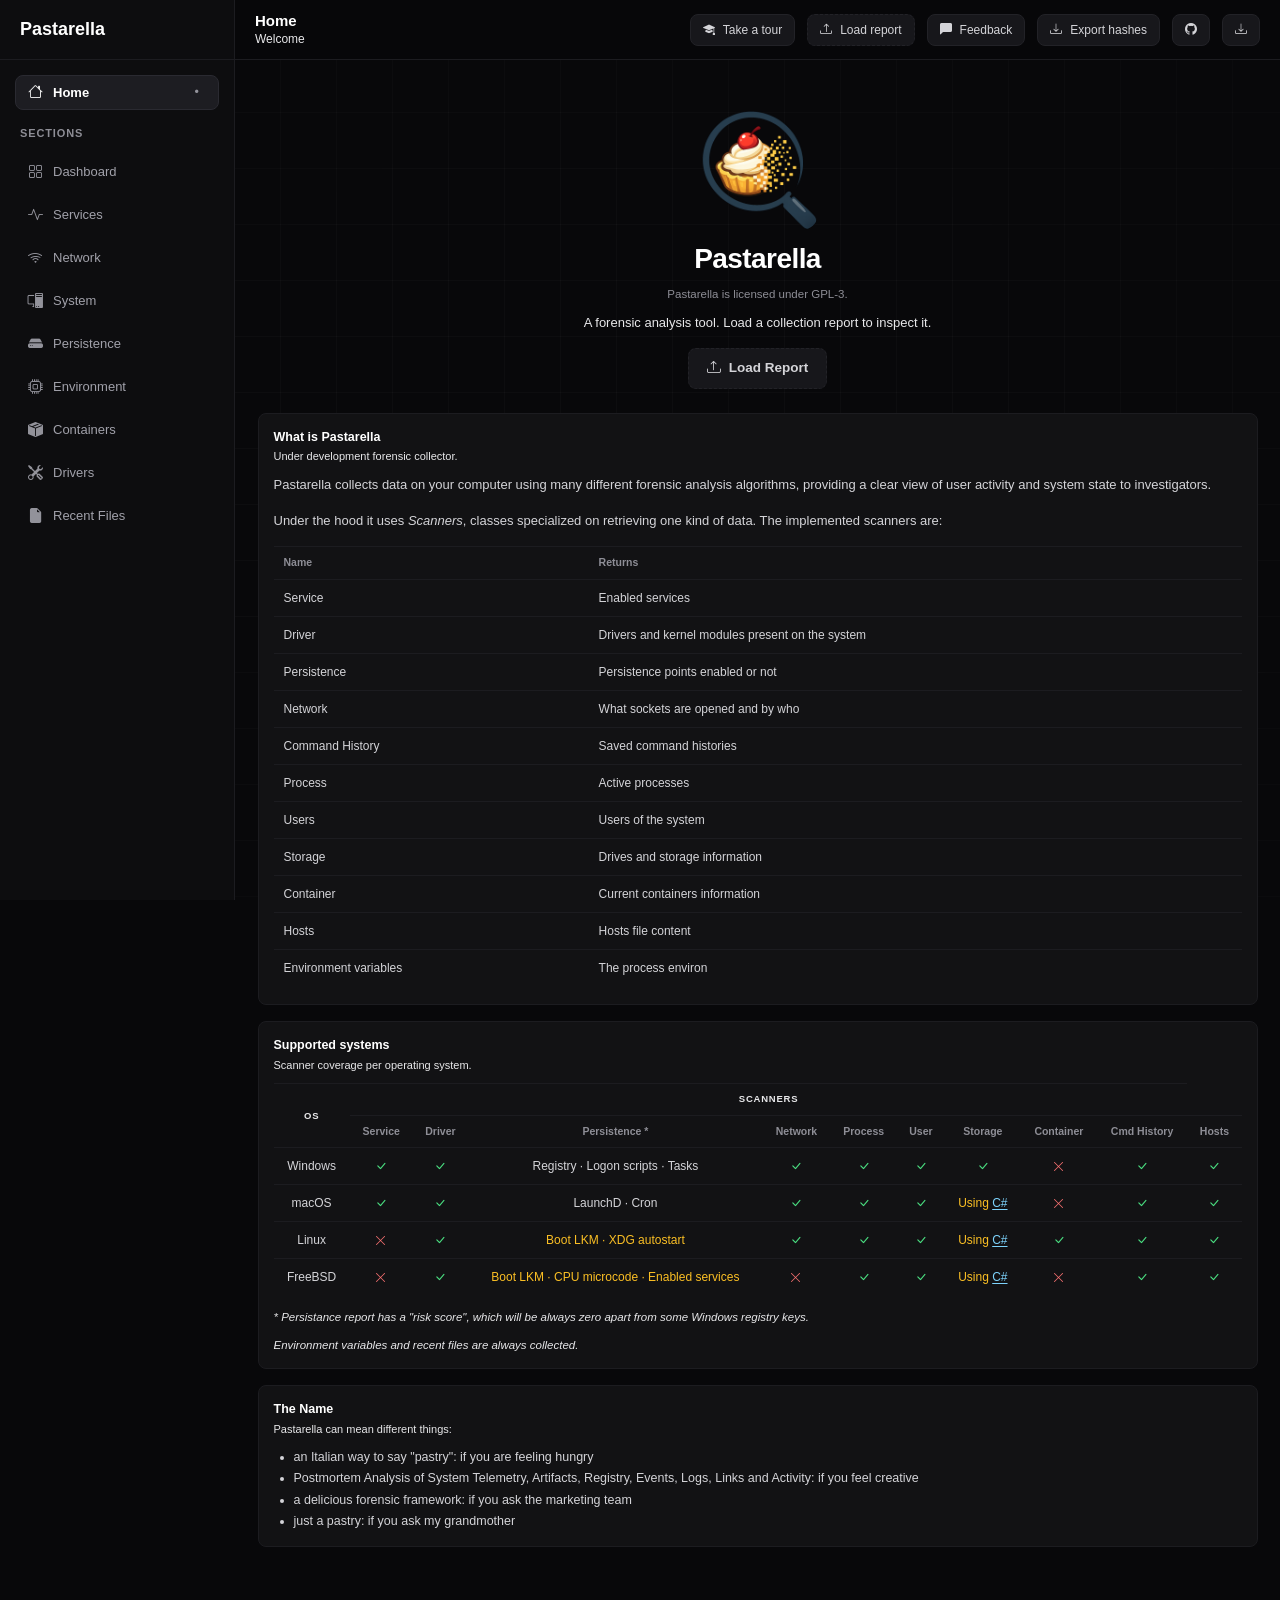
<file: web/index.html>
<!doctype html>
<html lang="en">

<head>
    <meta charset="utf-8" />
    <meta name="viewport" content="width=device-width, initial-scale=1" />

    <title>Pastarella — Analyzer</title>

    <link href="https://cdn.jsdelivr.net/npm/bootstrap@5.3.8/dist/css/bootstrap.min.css" rel="stylesheet"
        integrity="sha384-sRIl4kxILFvY47J16cr9ZwB07vP4J8+LH7qKQnuqkuIAvNWLzeN8tE5YBujZqJLB" crossorigin="anonymous" />
    <link rel="stylesheet" href="https://cdn.jsdelivr.net/npm/bootstrap-icons@1.11.3/font/bootstrap-icons.min.css" />

    <link rel="stylesheet" href="./css/variables.css" />
    <link rel="stylesheet" href="./css/base.css" />
    <link rel="stylesheet" href="./css/sidebar.css" />
    <link rel="stylesheet" href="./css/topbar.css" />
    <link rel="stylesheet" href="./css/content.css" />
    <link rel="stylesheet" href="./css/cards.css" />
    <link rel="stylesheet" href="./css/panels.css" />
    <link rel="stylesheet" href="./css/table.css" />
    <link rel="stylesheet" href="./css/home.css" />
    <link rel="stylesheet" href="./css/responsive.css" />
    <link rel="stylesheet" href="./css/tour.css" />
    <link rel="stylesheet" href="./css/report-shockwave.css" />
</head>

<body>
    <div class="app">
        <aside class="sidebar">
            <div class="brand">
                <div class="brand-text">
                    <div class="brand-name">Pastarella</div>
                </div>
            </div>

            <nav class="side-nav home-nav">
                <a href="#" class="side-link" data-page="home" onclick="loadSection('home')">
                    <i class="bi bi-house"></i>
                    <span>Home</span>
                    <i class="bi bi-dot active-dot ms-auto" style="visibility: hidden"></i>
                </a>
            </nav>

            <div class="sections-label">Sections</div>
            <nav class="side-nav">
                <a href="#" class="side-link" data-page="dashboard" onclick="loadSection('dashboard')">
                    <i class="bi bi-grid"></i>
                    <span>Dashboard</span>
                    <i class="bi bi-dot active-dot ms-auto" style="visibility: hidden;"></i>
                </a>

                <!-- services -->
                <a href="#" class="side-link" data-page="services" onclick="loadSection('services')">
                    <i class="bi bi-activity"></i>
                    <span>Services</span>
                    <i class="bi bi-dot active-dot ms-auto" style="visibility: hidden"></i>
                </a>

                <!-- open ports, hosts -->
                <a href="#" class="side-link" data-page="network" onclick="loadSection('network')">
                    <i class="bi bi-wifi"></i>
                    <span>Network</span>
                    <i class="bi bi-dot active-dot ms-auto" style="visibility: hidden"></i>
                </a>

                <!-- system: processes, users, storage -->
                <a href="#" class="side-link" data-page="system" onclick="loadSection('system')">
                    <i class="bi bi-pc-display"></i>
                    <span>System</span>
                    <i class="bi bi-dot active-dot ms-auto" style="visibility: hidden"></i>
                </a>

                <!-- persistence -->
                <a href="#" class="side-link" data-page="persistence" onclick="loadSection('persistence')">
                    <i class="bi bi-hdd-fill"></i>
                    <span>Persistence</span>
                    <i class="bi bi-dot active-dot ms-auto" style="visibility: hidden"></i>
                </a>

                <!-- environment variables, history -->
                <a href="#" class="side-link" data-page="environment" onclick="loadSection('environment')">
                    <i class="bi bi-cpu"></i>
                    <span>Environment</span>
                    <i class="bi bi-dot active-dot ms-auto" style="visibility: hidden"></i>
                </a>

                <!-- containers -->
                <a href="#" class="side-link" data-page="containers" onclick="loadSection('containers')">
                    <i class="bi bi-box-seam-fill"></i>
                    <span>Containers</span>
                    <i class="bi bi-dot active-dot ms-auto" style="visibility: hidden"></i>
                </a>

                <!-- drivers -->
                <a href="#" class="side-link" data-page="drivers" onclick="loadSection('drivers')">
                    <i class="bi bi-tools"></i>
                    <span>Drivers</span>
                    <i class="bi bi-dot active-dot ms-auto" style="visibility: hidden"></i>
                </a>

                <!-- recent files -->
                <a href="#" class="side-link" data-page="recentFiles" onclick="loadSection('recentFiles')">
                    <i class="bi bi-file-earmark-fill"></i>
                    <span>Recent Files</span>
                    <i class="bi bi-dot active-dot ms-auto" style="visibility: hidden"></i>
                </a>
            </nav>
        </aside>

        <div class="main-col">
            <header class="topbar">
                <div class="topbar-left">
                    <div class="topbar-title" id="topbarTitle">Home</div>
                    <div class="topbar-sub" id="topbarSub">Welcome</div>
                </div>
                <div class="topbar-right">
                    <button class="btn-navbar" type="button" data-action="take-a-tour">
                        <i class="bi bi-mortarboard-fill"></i> Take a tour
                    </button>
                    <button class="btn-navbar" type="button" data-action="load-report">
                        <i class="bi bi-upload"></i> Load report
                    </button>
                    <button class="btn-navbar" type="button" data-bs-toggle="modal" data-bs-target="#feedbackModal">
                        <i class="bi bi-chat-left-fill"></i> Feedback
                    </button>
                    <button class="btn-navbar" type="button" onclick="exportHashes()">
                        <i class="bi bi-download"></i> Export hashes
                    </button>
                    <a class="btn-navbar" href="https://github.com/xEcho1337/Pastarella" target="_blank"
                        rel="noopener noreferrer" title="GitHub" aria-label="GitHub"><i class="bi bi-github"></i></a>
                    <a class="btn-navbar" href="https://github.com/xEcho1337/Pastarella/releases" target="_blank"
                        rel="noopener noreferrer" title="Download latest release"
                        aria-label="Download latest release"><i class="bi bi-download"></i></a>
                </div>
            </header>

            <main class="content">
                <div class="content-inner" id="pageContent">
                    <!-- here there are sections loaded by Router -->
                </div>
            </main>
        </div>
    </div>

    <!-- Feedback modal (ported from the old site) -->
    <div class="modal fade" id="feedbackModal" tabindex="-1" aria-labelledby="feedbackModalLabel" aria-hidden="true">
        <div class="modal-dialog">
            <div class="modal-content dark-modal">
                <div class="modal-header">
                    <h1 class="modal-title fs-5" id="feedbackModalLabel">
                        Send feedback
                    </h1>
                    <button type="button" class="btn-close btn-close-white" data-bs-dismiss="modal"
                        aria-label="Close"></button>
                </div>
                <div class="modal-body">
                    <div class="mb-3">
                        <label for="feedbackSubject" class="form-label">Subject</label>
                        <input type="text" class="form-control dark-input" id="feedbackSubject"
                            placeholder="Report title" />
                    </div>
                    <div class="mb-3">
                        <label for="feedbackMessage" class="form-label">Message</label>
                        <textarea class="form-control dark-input" id="feedbackMessage" rows="6"></textarea>
                    </div>
                </div>
                <div class="modal-footer">
                    <button type="button" class="btn-refresh" data-bs-dismiss="modal">
                        Close
                    </button>
                    <button type="button" class="btn-refresh" id="sendFeedbackBtn">
                        Send
                    </button>
                </div>
            </div>
        </div>
    </div>

    <!-- Shared markup templates (vanilla): cloned by js/components.js, never rendered directly -->
    <template id="tpl-page-head">
        <div class="page-head">
            <div>
                <h1 class="page-title"></h1>
                <p class="page-sub"></p>
            </div>
        </div>
    </template>

    <template id="tpl-empty-state">
        <div class="page-head">
            <div>
                <h1 class="page-title"></h1>
                <p class="page-sub"></p>
            </div>
        </div>
        <div class="empty-report">
            <div class="empty-report-icon">
                <i class="bi bi-file-earmark-arrow-up"></i>
            </div>
            <div class="empty-report-title">No report loaded</div>
            <div class="empty-report-text">Load an AnalysisReport JSON to inspect this section</div>
            <button class="btn-navbar" type="button" data-action="load-report">
                <i class="bi bi-upload"></i> Load report
            </button>
        </div>
    </template>

    <script src="https://cdn.jsdelivr.net/npm/bootstrap@5.3.8/dist/js/bootstrap.bundle.min.js"
        integrity="sha384-FKyoEForCGlyvwx9Hj09JcYn3nv7wiPVlz7YYwJrWVcXK/BmnVDxM+D2scQbITxI"
        crossorigin="anonymous"></script>

    <script type="module" src="./js/collapse.js"></script>
    <script type="module" src="./js/column-resize.js"></script>
    <script type="module" src="./js/export-hashes.js"></script>
    <script type="module" src="./js/feedback.js"></script>
    <script type="module" src="./js/pager.js"></script>
    <script type="module" src="./js/pastarella-report.js"></script>
    <script type="module" src="./js/section-renderers.js"></script>
    <script type="module" src="./js/table-search.js"></script>

    <script type="module" src="./js/dashboard.js"></script>
    <script type="module" src="./js/home.js"></script>
    <script type="module" src="./js/tour.js"></script>

    <script type="module" src="./js/Router.js"></script>
</body>

</html>
</file>
<file: web/css/variables.css>
:root {
    --bg: #08080a;
    --topbar-h: 60px;

    --sidebar-bg: #0d0d0f;

    --panel: #121214;
    --panel-2: #141417;

    --border: #222227;
    --border-soft: #1c1c20;

    --text: #ffffff;
    --muted: #e8e8ea;
    --muted-2: #8e8e96;

    --green-text: #4ade80;
    --green-bg: rgba(34, 197, 94, 0.12);
    --green-border: rgba(34, 197, 94, 0.35);

    --red-text: #f87171;
    --red-bg: rgba(248, 113, 113, 0.12);
    --red-border: rgba(248, 113, 113, 0.35);

    --amber-text: #fbbf24;
    --amber-bg: rgba(251, 191, 36, 0.12);
    --amber-border: rgba(251, 191, 36, 0.35);
}
</file>
<file: web/css/base.css>
* {
    box-sizing: border-box;
}

html,
body {
    margin: 0;
    padding: 0;
    min-height: 100vh;
    background: var(--bg);
    color: var(--text);
    font-family:
        -apple-system, BlinkMacSystemFont, "Inter", "Segoe UI", Roboto,
        Helvetica, Arial, sans-serif;
    font-size: 15px;
}

/* Faint background grid */
body::before {
    content: "";
    position: fixed;
    inset: 0;
    pointer-events: none;
    background-image:
        linear-gradient(rgba(255, 255, 255, 0.025) 1px, transparent 1px),
        linear-gradient(90deg, rgba(255, 255, 255, 0.025) 1px, transparent 1px);
    background-size: 56px 56px;
    mask-image: radial-gradient(
        ellipse at center,
        black 40%,
        rgba(0, 0, 0, 0.6) 100%
    );
}

.app {
    display: flex;
    position: relative;
    z-index: 1;
    min-height: 100vh;
}

/* Load Report buttons: dashed border everywhere */
.btn-refresh[data-action="load-report"],
.btn-navbar[data-action="load-report"] {
    border-style: dashed;
}

/* Dark Bootstrap modal (feedback) */
.dark-modal {
    background: var(--panel);
    border: 1px solid var(--border);
    color: var(--text);
}

.dark-modal .modal-header,
.dark-modal .modal-footer {
    border-color: var(--border-soft);
}

.dark-input {
    background: #0d0d0f;
    border: 1px solid var(--border);
    color: var(--text);
}

.dark-input:focus {
    background: #0d0d0f;
    border-color: #3f3f46;
    color: #fff;
    box-shadow: none;
}

.dark-input::placeholder {
    color: var(--muted-2);
}
</file>
<file: web/css/sidebar.css>
.sidebar {
    display: flex;
    flex-direction: column;
    position: sticky;
    top: 0;
    width: 235px;
    min-width: 215px;
    height: 100vh;
    padding: 0 12px 14px 12px;
    background: var(--sidebar-bg);
    border-right: 1px solid var(--border-soft);
}

/* Sidebar header: same height as topbar to align borders */
.brand {
    display: flex;
    align-items: center;
    gap: 10px;
    height: var(--topbar-h);
    min-height: var(--topbar-h);
    margin: 0 -12px 12px -12px;
    padding: 0 20px;
    border-bottom: 1px solid var(--border-soft);
}

.brand-icon {
    display: flex;
    align-items: center;
    justify-content: center;
    width: 28px;
    height: 28px;
    border-radius: 7px;
    background: #1a1a1e;
    border: 1px solid var(--border);
    font-size: 14px;
    color: #d4d4d8;
}

.brand-name {
    font-size: 18px;
    font-weight: 700;
    line-height: 1.1;
}

.brand-sub {
    font-size: 10px;
    color: var(--muted);
}

.sections-label {
    margin-bottom: 10px;
    padding: 0 8px;
    font-size: 11px;
    font-weight: 700;
    text-transform: uppercase;
    letter-spacing: 0.08em;
    color: var(--muted-2);
}

.side-nav {
    display: flex;
    flex-direction: column;
    gap: 2px;
}

.home-nav {
    margin-bottom: 12px;
}

.side-link {
    display: flex;
    align-items: center;
    gap: 10px;
    padding: 8px 12px;
    margin: 3px;
    border: 1px solid transparent;
    border-radius: 8px;
    font-size: 13px;
    height: 35px;
    color: #a1a1aa;
    text-decoration: none;
}

.side-link i {
    font-size: 15px;
    opacity: 0.9;
}

.side-link:hover {
    background: #17171a;
    color: #e4e4e7;
}

.side-link.active {
    background: #1d1d22;
    border-color: #2a2a31;
    font-weight: 600;
    color: #fff;
}

.active-dot {
    font-size: 18px !important;
    color: #a1a1aa;
}

.restricted-box {
    margin: 8px 2px 2px 2px;
    padding: 11px 12px;
    background: #131316;
    border: 1px solid var(--border-soft);
    border-radius: 8px;
}

.restricted-title {
    margin-bottom: 4px;
    font-size: 11px;
    font-weight: 700;
}

.restricted-text {
    font-size: 10.5px;
    line-height: 1.45;
    color: var(--muted);
}
</file>
<file: web/css/topbar.css>
.main-col {
    display: flex;
    flex-direction: column;
    flex: 1;
    min-width: 0;
}

.topbar {
    display: flex;
    align-items: center;
    justify-content: space-between;
    position: sticky;
    top: 0;
    z-index: 10;
    height: var(--topbar-h);
    min-height: var(--topbar-h);
    padding: 0 20px;
    background: rgba(8, 8, 10, 0.85);
    backdrop-filter: blur(6px);
    border-bottom: 1px solid var(--border-soft);
}

.topbar-title {
    font-size: 15px;
    font-weight: 700;
    line-height: 1.2;
}

.topbar-sub {
    font-size: 12px;
    color: var(--muted);
}

.topbar-right {
    display: flex;
    align-items: center;
    gap: 12px;
}

.session-pill {
    display: inline-flex;
    align-items: center;
    gap: 6px;
    padding: 4px 10px;
    background: #111114;
    border: 1px solid var(--border-soft);
    border-radius: 999px;
    font-size: 10.5px;
    color: #a1a1aa;
}

.green-dot {
    display: inline-block;
    width: 6px;
    height: 6px;
    border-radius: 50%;
    background: #22c55e;
    box-shadow: 0 0 6px rgba(34, 197, 94, 0.9);
}

.admin-name {
    font-size: 11.5px;
    font-weight: 700;
}

.btn-navbar {
    display: inline-flex;
    align-items: center;
    gap: 8px;
    padding: 6px 12px;
    background: #17171b;
    border: 1px solid var(--border);
    border-radius: 8px;
    font-size: 12px;
    color: #d4d4d8;
    cursor: pointer;
}

.btn-navbar:hover {
    background: #1e1e24;
}

a.btn-navbar {
    text-decoration: none;
}
</file>
<file: web/css/content.css>
.content {
    display: flex;
    justify-content: center;
    padding: 22px 20px 40px 20px;
}

.content-inner {
    width: 100%;
    max-width: 1000px;
}

.page-head {
    display: flex;
    align-items: flex-start;
    justify-content: space-between;
    margin-bottom: 14px;
}

.page-title {
    margin: 0;
    font-size: 16px;
    font-weight: 700;
}

.page-sub {
    margin: 3px 0 0 0;
    font-size: 13px;
    color: var(--muted);
}

.btn-refresh,
.btn-viewall {
    padding: 8px 16px;
    background: #17171b;
    border: 1px solid var(--border);
    border-radius: 8px;
    font-size: 13px;
    font-weight: 600;
    color: #d4d4d8;
    white-space: nowrap;
    cursor: pointer;
}

.btn-refresh:hover,
.btn-viewall:hover {
    background: #202027;
}

.btn-refresh.loading {
    opacity: 0.6;
    pointer-events: none;
}

/* Empty state shown when no report is loaded yet */
.empty-report {
    display: flex;
    flex-direction: column;
    align-items: center;
    justify-content: center;
    gap: 12px;
    min-height: 320px;
    padding: 48px 24px;
    background: var(--panel);
    border: 1px dashed var(--border);
    border-radius: 8px;
    text-align: center;
}

.empty-report-icon {
    font-size: 44px;
    color: var(--muted-2);
}

.empty-report-title {
    font-size: 16px;
    font-weight: 700;
}

.empty-report-text {
    max-width: 420px;
    font-size: 13px;
    color: var(--muted);
}
</file>
<file: web/css/cards.css>
.stats-grid {
    display: grid;
    grid-template-columns: repeat(4, 1fr);
    gap: 12px;
    margin-bottom: 12px;
}

.stat-card {
    min-height: 88px;
    padding: 12px 13px;
    background: var(--panel);
    border: 1px solid var(--border-soft);
    border-radius: 8px;
}

.stat-top {
    display: flex;
    align-items: center;
    justify-content: space-between;
    margin-bottom: 6px;
}

.stat-label {
    font-size: 10.5px;
    color: var(--muted);
    white-space: nowrap;
    overflow: hidden;
    text-overflow: ellipsis;
}

.stat-top i {
    font-size: 12px;
    color: var(--muted-2);
}

.stat-value {
    font-size: 20px;
    font-weight: 800;
    line-height: 1.1;
    letter-spacing: -0.02em;
}

.stat-sub {
    margin-top: 3px;
    font-size: 10px;
    color: var(--muted-2);
}
</file>
<file: web/css/panels.css>
.mid-grid {
    display: grid;
    grid-template-columns: 1.65fr 1fr;
    gap: 12px;
    margin-bottom: 12px;
}

.panel {
    padding: 14px 15px;
    background: var(--panel);
    border: 1px solid var(--border-soft);
    border-radius: 8px;
}

.panel-title {
    font-size: 12.5px;
    font-weight: 700;
}

.panel-sub {
    margin-top: 2px;
    margin-bottom: 10px;
    font-size: 11px;
    color: var(--muted);
}

/* Per-card collapse toggle: quiet ghost button, icon only */
.btn-collapse {
    display: inline-flex;
    align-items: center;
    justify-content: center;
    width: 26px;
    height: 26px;
    padding: 0;
    background: transparent;
    border: 1px solid transparent;
    border-radius: 6px;
    font-size: 13px;
    color: var(--muted-2);
    cursor: pointer;
    transition:
        background 0.15s,
        color 0.15s,
        border-color 0.15s;
}

.btn-collapse:hover {
    background: #1e1e24;
    border-color: var(--border);
    color: #e4e4e7;
}

.recent-actions {
    display: flex;
    align-items: center;
    gap: 8px;
}

/* Collapsed table card: keep the header row only */
.panel.collapsed > :not(.recent-head) {
    display: none;
}

.panel.collapsed > .recent-head {
    margin-bottom: 0;
}

.chart-wrap {
    display: flex;
    flex-direction: column;
    justify-content: flex-end;
    min-height: 172px;
}

.chart-bars {
    display: flex;
    align-items: flex-end;
    gap: 7px;
    height: 132px;
    padding-bottom: 0;
    border-bottom: 1px solid var(--border-soft);
}

.bar-col {
    display: flex;
    flex-direction: column;
    justify-content: flex-end;
    align-items: center;
    flex: 1;
    height: 100%;
}

.bar {
    width: 100%;
    max-width: 22px;
    min-height: 2px;
    background: #232329;
    border-radius: 2px 2px 0 0;
}

.bar.has-value {
    background: #3f3f46;
}

.chart-labels {
    display: flex;
    gap: 7px;
    padding-top: 6px;
}

.chart-labels span {
    flex: 1;
    font-size: 8px;
    text-align: center;
    white-space: nowrap;
    color: var(--muted-2);
}

.status-rows {
    display: flex;
    flex-direction: column;
}

.status-row {
    display: flex;
    align-items: center;
    justify-content: space-between;
    gap: 10px;
    padding: 9px 0;
    border-bottom: 1px solid var(--border-soft);
    font-size: 11.5px;
}

.status-row span {
    color: var(--muted);
}

.status-row strong {
    font-size: 11.5px;
    font-weight: 700;
}

.mono {
    font-family: ui-monospace, SFMono-Regular, Menlo, Consolas, monospace;
    font-size: 11px;
}

.manage-link {
    display: inline-flex;
    align-items: center;
    gap: 6px;
    margin-top: 10px;
    font-size: 11.5px;
    font-weight: 700;
    color: #e4e4e7;
    text-decoration: none;
}

.manage-link:hover {
    color: #fff;
}
</file>
<file: web/css/table.css>
.recent-panel {
    padding-bottom: 8px;
}

/* Stacked table cards need breathing room */
.recent-panel + .recent-panel {
    margin-top: 12px;
}

.recent-head {
    display: flex;
    align-items: center;
    justify-content: space-between;
    margin-bottom: 8px;
}

.recent-head .panel-sub {
    margin-bottom: 0;
}

/* Dark thin scrollbars for wide tables (Firefox + WebKit) */
.table-responsive {
    padding-bottom: 4px;
    scrollbar-width: thin;
    scrollbar-color: #2e2e35 transparent;
}

.table-responsive::-webkit-scrollbar {
    height: 8px;
    width: 8px;
}

.table-responsive::-webkit-scrollbar-track {
    background: transparent;
}

.table-responsive::-webkit-scrollbar-thumb {
    background: #2e2e35;
    border-radius: 999px;
}

.table-responsive::-webkit-scrollbar-thumb:hover {
    background: #3f3f46;
}

.table-responsive::-webkit-scrollbar-corner {
    background: transparent;
}

/* Sort indicator appended to the active header */
.sort-ind {
    margin-left: 6px;
    font-size: 9px;
    color: var(--muted);
    white-space: nowrap;
}

/* Per-card search: filters the full dataset (every pager page) */
.table-search {
    display: flex;
    align-items: center;
    gap: 8px;
    margin: 10px 0 2px 0;
}

/* Inside the card header: fill the space between title and actions */
.recent-head .table-search {
    flex: 1;
    min-width: 0;
    margin: 0 16px;
    align-self: center;
}

.recent-head > div:first-child,
.recent-head .recent-actions {
    flex: none;
}

.table-search-icon {
    flex: none;
    font-size: 12px;
    color: var(--muted-2);
}

.table-search-input {
    flex: 1;
    min-width: 0;
    padding: 6px 10px;
    background: #17171b;
    border: 1px solid var(--border);
    border-radius: 6px;
    font-size: 12px;
    color: #e4e4e7;
}

.table-search-input::placeholder {
    color: var(--muted-2);
}

.table-search-input:focus {
    outline: none;
    border-color: #3f3f46;
}

.table-search-select {
    flex: none;
    max-width: 180px;
    padding: 6px 6px;
    background: #17171b;
    border: 1px solid var(--border);
    border-radius: 6px;
    font-size: 11px;
    color: #d4d4d8;
    cursor: pointer;
}

.table-search-clear {
    flex: none;
    width: 26px;
    height: 26px;
    padding: 0;
    background: transparent;
    border: 1px solid transparent;
    border-radius: 6px;
    font-size: 14px;
    line-height: 1;
    color: var(--muted);
    cursor: pointer;
}

.table-search-clear:hover {
    background: #1e1e24;
    border-color: var(--border);
    color: #e4e4e7;
}

/* Empty result row (filter with no matches, or empty table) */
.dark-table tbody td.no-matches {
    padding: 16px 10px;
    border-bottom: none;
    text-align: center;
    font-size: 12px;
    color: var(--muted-2);
}

/* Pager bar under wide tables */
.pager-bar {
    display: flex;
    align-items: center;
    justify-content: space-between;
    gap: 12px;
    flex-wrap: wrap;
    padding: 10px 2px 2px 2px;
}

.pager-info {
    font-size: 11px;
    color: var(--muted-2);
}

.pager-controls {
    display: flex;
    align-items: center;
    gap: 4px;
}

.pager-btn {
    min-width: 26px;
    height: 26px;
    padding: 0 8px;
    background: transparent;
    border: 1px solid transparent;
    border-radius: 6px;
    font-size: 11px;
    color: var(--muted);
    cursor: pointer;
}

.pager-btn:hover:not(:disabled) {
    background: #1e1e24;
    border-color: var(--border);
    color: #e4e4e7;
}

.pager-btn.current {
    background: #1d1d22;
    border-color: #2a2a31;
    font-weight: 700;
    color: #fff;
}

.pager-btn:disabled {
    opacity: 0.35;
    cursor: default;
}

.pager-ellipsis {
    padding: 0 2px;
    font-size: 11px;
    color: var(--muted-2);
}

.pager-select {
    margin-left: 6px;
    padding: 4px 6px;
    background: #17171b;
    border: 1px solid var(--border);
    border-radius: 6px;
    font-size: 11px;
    color: #d4d4d8;
    cursor: pointer;
}

.dark-table {
    width: 100%;
    border-collapse: collapse;
    font-size: 12px;
}

.dark-table thead th {
    padding: 8px 10px;
    border-top: 1px solid var(--border-soft);
    border-bottom: 1px solid var(--border-soft);
    font-size: 10.5px;
    font-weight: 600;
    text-align: left;
    color: var(--muted-2);
    position: relative;
    overflow: visible;
}

/* Resizable columns: fixed layout only after the user drags (or on restore) */
.dark-table.resizable {
    table-layout: fixed;
    width: 100%;
}

.dark-table.resizable tbody td {
    overflow: hidden;
    text-overflow: ellipsis;
}

/* Invisible grip on the right edge of each header cell */
.col-grip {
    position: absolute;
    top: 0;
    right: -5px;
    width: 10px;
    height: 100%;
    cursor: col-resize;
    z-index: 2;
    touch-action: none;
}

.col-grip::after {
    content: "";
    position: absolute;
    top: 6px;
    bottom: 6px;
    left: 4px;
    width: 2px;
    border-radius: 2px;
    background: transparent;
    transition: background 0.15s;
}

.col-grip:hover::after {
    background: rgba(255, 255, 255, 0.25);
}

body.col-resizing,
body.col-resizing .col-grip {
    cursor: col-resize !important;
    user-select: none;
}

body.col-resizing .col-grip::after {
    background: rgba(255, 255, 255, 0.35);
}

/* Column reorder: grab cursor, drag ghost and drop indicators */
.dark-table thead th.reorderable {
    cursor: grab;
}

.dark-table thead th.col-dragging {
    opacity: 0.4;
}

.dark-table thead th.drop-before {
    box-shadow: inset 2px 0 0 rgba(255, 255, 255, 0.5);
}

.dark-table thead th.drop-after {
    box-shadow: inset -2px 0 0 rgba(255, 255, 255, 0.5);
}

.col-ghost {
    position: fixed;
    z-index: 100;
    pointer-events: none;
    padding: 8px 10px;
    background: #1d1d22;
    border: 1px solid var(--border);
    border-radius: 6px;
    font-size: 10.5px;
    font-weight: 600;
    white-space: nowrap;
    color: var(--muted);
    box-shadow: 0 8px 24px rgba(0, 0, 0, 0.5);
}

/* Right-click column menu: checkbox per column + Show all */
.col-menu {
    position: fixed;
    z-index: 200;
    min-width: 190px;
    max-width: 260px;
    max-height: 300px;
    overflow-y: auto;
    margin: 0;
    padding: 4px;
    background: #1d1d22;
    border: 1px solid var(--border);
    border-radius: 8px;
    box-shadow: 0 8px 24px rgba(0, 0, 0, 0.5);
    scrollbar-width: thin;
    scrollbar-color: #2e2e35 transparent;
}

.col-menu-item {
    display: flex;
    align-items: center;
    gap: 8px;
    margin: 0;
    padding: 6px 8px;
    border-radius: 6px;
    font-size: 12px;
    font-weight: 400;
    color: #d4d4d8;
    cursor: pointer;
    user-select: none;
}

.col-menu-item:hover {
    background: #26262c;
}

.col-menu-item input {
    margin: 0;
    accent-color: #7c9aff;
    cursor: pointer;
}

.col-menu-item.is-hidden span {
    color: var(--muted-2);
}

/* Last visible column cannot be hidden (nothing left to right-click) */
.col-menu-item:has(input:disabled) {
    opacity: 0.45;
    cursor: default;
}

.col-menu-sep {
    margin: 4px 2px;
    border-top: 1px solid var(--border-soft);
}

.col-menu-all {
    display: block;
    width: 100%;
    padding: 6px 8px;
    background: transparent;
    border: none;
    border-radius: 6px;
    font-size: 12px;
    font-weight: 600;
    text-align: left;
    color: #e4e4e7;
    cursor: pointer;
}

.col-menu-all:hover:not(:disabled) {
    background: #26262c;
}

.col-menu-all:disabled {
    opacity: 0.35;
    cursor: default;
}

body.col-reordering,
body.col-reordering .dark-table thead th {
    cursor: grabbing !important;
    user-select: none;
}

.dark-table tbody td {
    padding: 9px 10px;
    border-bottom: 1px solid var(--border-soft);
    vertical-align: middle;
    color: #d4d4d8;
}

.dark-table tbody tr:last-child td {
    border-bottom: none;
}

.dark-table tbody tr:hover td {
    background: rgba(255, 255, 255, 0.015);
}

.cell-date {
    font-size: 11.5px;
    white-space: nowrap;
}

.cell-ip {
    font-size: 11.5px;
}

/* Centered yes/no + signature icons */
.dark-table td.icon-cell {
    text-align: center;
}

.dark-table td.icon-cell i[title] {
    cursor: help;
}

.token-badge {
    padding: 2px 8px;
    background: #1e1e24;
    border: 1px solid #2b2b32;
    border-radius: 999px;
    font-size: 10px;
    font-weight: 700;
    color: #d4d4d8;
}

.cell-path {
    font-family: ui-monospace, SFMono-Regular, Menlo, Consolas, monospace;
    font-size: 11px;
    white-space: nowrap;
    color: #d4d4d8;
}

.status-badge {
    padding: 2px 8px;
    border: 1px solid;
    border-radius: 999px;
    font-family: ui-monospace, monospace;
    font-size: 10px;
    font-weight: 700;
}

.status-ok {
    background: var(--green-bg);
    border-color: var(--green-border);
    color: var(--green-text);
}

.status-err {
    background: var(--red-bg);
    border-color: var(--red-border);
    color: var(--red-text);
}

.status-warn {
    background: var(--amber-bg);
    border-color: var(--amber-border);
    color: var(--amber-text);
}
</file>
<file: web/css/home.css>
.home-hero {
    text-align: center;
    padding: 28px 16px 24px 16px;
}

.home-logo {
    width: 120px;
    height: 120px;
    object-fit: contain;
    border-radius: 16px;
}

.home-title {
    margin: 12px 0 0 0;
    font-size: 28px;
    font-weight: 800;
    letter-spacing: -0.02em;
}

.home-sub {
    margin: 10px 0 0 0;
    font-size: 13px;
    color: var(--muted);
}

.home-license {
    margin: 10px 0 0 0;
    font-size: 11.5px;
    color: var(--muted-2);
}

.home-actions {
    margin-top: 16px;
}

.home-load-btn {
    display: inline-flex;
    align-items: center;
    gap: 8px;
    padding: 9px 18px;
    font-size: 13.5px;
}

.home-report-line {
    margin: 12px 0 0 0;
    font-size: 12.5px;
    color: var(--muted);
}

.linklike {
    padding: 0;
    background: none;
    border: none;
    font-size: inherit;
    font-weight: 700;
    color: #e4e4e7;
    text-decoration: underline;
    cursor: pointer;
}

.linklike:hover {
    color: #fff;
}

.content-inner > .home-panel {
    margin-bottom: 16px;
}

.home-text {
    font-size: 13px;
    line-height: 1.6;
    color: #d4d4d8;
}

.home-note {
    margin: 10px 0 0 0;
    font-size: 11.5px;
    font-style: italic;
    color: var(--muted);
}

.home-list {
    margin: 0;
    padding-left: 20px;
    font-size: 12.5px;
    line-height: 1.7;
    color: #d4d4d8;
}

/* Coverage matrix: soft tints matching the dark theme */
.matrix-table {
    text-align: center;
}

.matrix-table thead th {
    text-align: center;
    vertical-align: middle;
}

/* Group row of the two-level head */
.matrix-table thead tr:first-child th {
    font-size: 9.5px;
    text-transform: uppercase;
    letter-spacing: 0.08em;
    color: var(--muted);
}

.matrix-table td.full {
    color: var(--green-text);
}

.matrix-table td.partial {
    color: var(--amber-text);
}

.matrix-table td.missing {
    color: var(--red-text);
}

.matrix-table a {
    color: #7dd3fc;
    text-decoration: underline;
    text-underline-offset: 2px;
}

.matrix-table a:hover {
    color: #bae6fd;
}
</file>
<file: web/css/responsive.css>
@media (max-width: 1100px) {
    .stats-grid {
        grid-template-columns: repeat(2, 1fr);
    }

    .mid-grid {
        grid-template-columns: 1fr;
    }
}

@media (max-width: 768px) {
    .sidebar {
        display: none;
    }

    .cell-path {
        white-space: normal;
        word-break: break-all;
    }

    /* Card header search drops to its own row on narrow screens */
    .recent-head {
        flex-wrap: wrap;
    }

    .recent-head .table-search {
        flex-basis: 100%;
        order: 3;
        margin: 8px 0 0 0;
    }
}
</file>
<file: web/css/tour.css>
.tour-overlay {
    position: fixed;
    inset: 0;
    background: rgba(0, 0, 0, 0.6);
    z-index: 1000;
}

.tour-highlight {
    position: relative;
    z-index: 1001 !important;
    outline: 2px solid #4ade80;
    outline-offset: 4px;
    border-radius: 8px;
    box-shadow: 0 0 0 4px rgba(74, 222, 128, 0.15);
}

.tour-popup {
    position: fixed;
    z-index: 1002;
    width: 300px;
    max-width: calc(100vw - 16px);
    padding: 14px 15px;
    background: var(--panel-2);
    border: 1px solid var(--border);
    border-radius: 8px;
    box-shadow: 0 12px 40px rgba(0, 0, 0, 0.6);
    color: var(--text);
}

.tour-popup h3 {
    margin: 0 0 4px;
    font-size: 13px;
    font-weight: 700;
}

.tour-popup p {
    margin: 0 0 10px;
    font-size: 12px;
    color: var(--muted);
}

.tour-meta {
    margin-bottom: 10px;
    font-size: 11px;
    color: var(--muted-2);
}

.tour-actions {
    display: flex;
    justify-content: space-between;
    gap: 8px;
}

.tour-actions .tour-next,
.tour-actions .tour-back,
.tour-actions .tour-close {
    padding: 6px 12px;
    background: #17171b;
    border: 1px solid var(--border);
    border-radius: 8px;
    font-size: 12px;
    color: #d4d4d8;
    cursor: pointer;
}

.tour-actions .tour-next:hover,
.tour-actions .tour-back:hover,
.tour-actions .tour-close:hover {
    background: #1e1e24;
}
</file>
<file: web/css/report-shockwave.css>
.shock-ring,
.shock-flash {
    position: fixed;
    inset: 0;
    pointer-events: none;
    overflow: clip;
    z-index: 2000;
}

.shock-ring::before {
    content: "";
    position: absolute;
    left: 50%;
    top: 50%;
    width: 120vmax;
    height: 120vmax;
    transform: translate(-50%, -50%) scale(0);
    border-radius: 50%;
    border: 3px solid rgba(255, 255, 255, 0.85);
    box-shadow:
        0 0 24px rgba(255, 255, 255, 0.35),
        inset 0 0 24px rgba(255, 255, 255, 0.25);
    opacity: 0.9;
    animation: shock-ring-expand 1s cubic-bezier(0.16, 0.84, 0.44, 1) forwards;
}

.shock-flash::before {
    content: "";
    position: absolute;
    inset: 0;
    background: radial-gradient(
        circle at 50% 50%,
        rgba(255, 255, 255, 0.55) 0%,
        rgba(255, 255, 255, 0.12) 25%,
        transparent 60%
    );
    opacity: 0.6;
    animation: shock-flash-fade 1s ease-out forwards;
}

body.shock-pulse .app {
    animation: shock-pulse 1s ease-out;
}

@keyframes shock-ring-expand {
    0% {
        transform: translate(-50%, -50%) scale(0);
        opacity: 0.9;
    }
    70% {
        opacity: 0.45;
    }
    100% {
        transform: translate(-50%, -50%) scale(1);
        opacity: 0;
    }
}

@keyframes shock-flash-fade {
    0% {
        opacity: 0.6;
    }
    100% {
        opacity: 0;
    }
}

@keyframes shock-pulse {
    0% {
        filter: brightness(1);
    }
    25% {
        filter: brightness(1.08);
    }
    100% {
        filter: brightness(1);
    }
}

@media (prefers-reduced-motion: reduce) {
    .shock-ring::before,
    .shock-flash::before,
    body.shock-pulse .app {
        animation: none;
    }
    .shock-ring,
    .shock-flash {
        display: none;
    }
}
</file>
